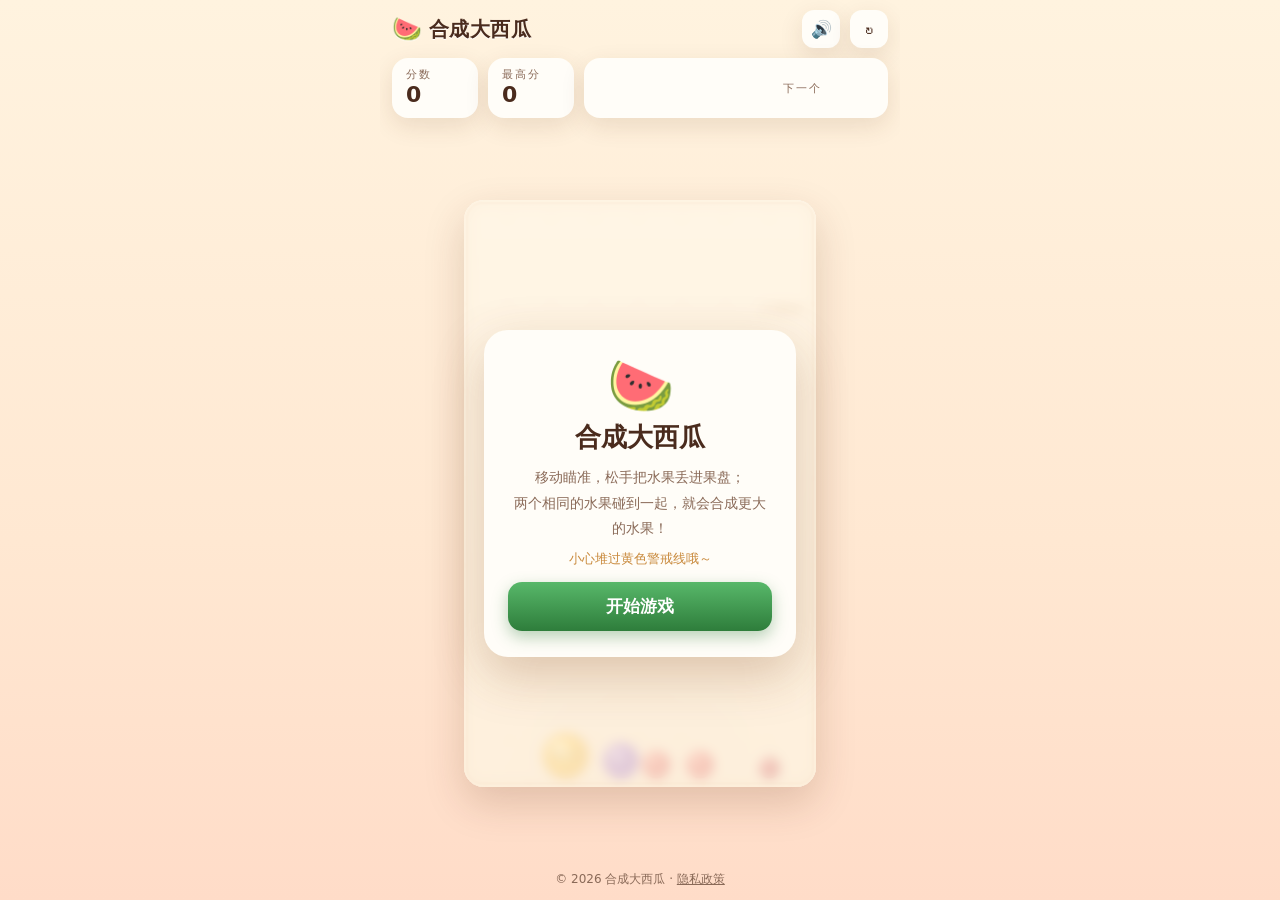
<file: index.html>
<!DOCTYPE html>
<html lang="zh-CN">
<head>
<meta charset="UTF-8">
<meta name="viewport" content="width=device-width, initial-scale=1, viewport-fit=cover, user-scalable=no">
<title>合成大西瓜 - 免费在线水果合成小游戏 | Merge Watermelon</title>
<meta name="description" content="合成大西瓜：风靡全网的免费休闲合成小游戏。移动瞄准、松手投掷，两个相同水果碰撞即可合成更大的水果，快来挑战合成大西瓜！手机电脑都能玩，无需下载。">
<meta name="keywords" content="合成大西瓜,小游戏,休闲游戏,水果合成,在线游戏,免费游戏,merge fruit,watermelon game">
<meta name="format-detection" content="telephone=no">
<meta name="theme-color" content="#ffedd8">
<meta property="og:title" content="合成大西瓜 - 免费在线小游戏">
<meta property="og:description" content="两个相同的水果碰到一起会合成更大的水果，快来挑战合成大西瓜！">
<meta property="og:type" content="website">
<link rel="icon" href="data:image/svg+xml,<svg xmlns='http://www.w3.org/2000/svg' viewBox='0 0 100 100'><text y='.9em' font-size='90'>🍉</text></svg>">
<link rel="stylesheet" href="css/style.css">
<script type="application/ld+json">
{"@context":"https://schema.org","@type":"VideoGame","name":"合成大西瓜","description":"免费在线水果合成休闲游戏，快来合成大西瓜！","genre":["休闲游戏","益智游戏"],"gamePlatform":"Web Browser","applicationCategory":"Game","operatingSystem":"Any","offers":{"@type":"Offer","price":"0","priceCurrency":"CNY"}}
</script>
</head>
<body>
<div class="page">
  <header class="topbar">
    <div class="logo"><span class="wm">🍉</span>合成大西瓜</div>
    <div class="spacer"></div>
    <button id="btn-mute" class="icon-btn" title="声音开关" aria-label="声音开关">🔊</button>
    <button id="btn-restart" class="icon-btn" title="重新开始" aria-label="重新开始">↻</button>
  </header>

  <div class="hud">
    <div class="cell"><span class="label">分数</span><span class="value" id="score">0</span></div>
    <div class="cell"><span class="label">最高分</span><span class="value" id="best">0</span></div>
    <div class="cell next-cell"><span class="label">下一个</span><canvas id="next-canvas" width="88" height="88"></canvas></div>
  </div>

  <div class="ad-slot" data-ad="top"><div class="ad-placeholder">广告位 · 顶部横幅（配置 AdSense 后生效）</div></div>

  <div class="stage-wrap">
    <div class="stage">
      <canvas id="game" width="420" height="700"></canvas>

      <div id="overlay-start" class="overlay">
        <div class="card">
          <div class="big-emoji">🍉</div>
          <h1>合成大西瓜</h1>
          <p>移动瞄准，松手把水果丢进果盘；<br>两个相同的水果碰到一起，就会合成更大的水果！</p>
          <p class="hint">小心堆过黄色警戒线哦～</p>
          <button id="btn-start" class="btn">开始游戏</button>
        </div>
      </div>

      <div id="overlay-over" class="overlay hidden">
        <div class="card">
          <h1>游戏结束</h1>
          <div class="score-big" id="final-score">0</div>
          <p>最高分 <b id="final-best">0</b></p>
          <div id="new-record" class="badge-new" style="display:none">🏆 新纪录！</div>
          <div class="ad-slot ad-slot--modal" data-ad="modal" data-lazy><div class="ad-placeholder">广告位</div></div>
          <button id="btn-again" class="btn">再来一局</button>
          <button id="btn-share" class="btn secondary">分享成绩</button>
        </div>
      </div>
    </div>
  </div>

  <div class="ad-slot" data-ad="bottom"><div class="ad-placeholder">广告位 · 底部横幅（配置 AdSense 后生效）</div></div>

  <footer>© 2026 合成大西瓜 · <a href="privacy.html" rel="nofollow">隐私政策</a></footer>
</div>

<div id="toast"></div>

<script src="js/audio.js"></script>
<script src="js/physics.js"></script>
<script src="js/fruits.js"></script>
<script src="js/game.js"></script>
<script>
/* ==================== Google AdSense 配置（唯一需要修改的地方） ====================
   1. 把 client 改成你的发布商 ID（形如 ca-pub-1234567890123456）
   2. 在 AdSense 后台创建 3 个「展示广告」单元，把单元 ID 填入 slots
   3. 同步更新 ads.txt 文件（详见 README.md）
   未配置前页面只显示虚线占位框，不会加载任何广告代码。 */
window.AD_CONFIG = {
  client: "ca-pub-2176917160756821",
  slots: { top: "0000000000", bottom: "0000000000", modal: "0000000000" }
};
(function () {
  var cfg = window.AD_CONFIG;
  var clientOk = /^ca-pub-\d{10,20}$/.test(cfg.client);
  function fillSlot(el) {
    var ph = el.querySelector(".ad-placeholder");
    if (!clientOk) { el.classList.add("ad-slot--empty"); return; }
    if (ph) ph.parentNode.removeChild(ph);
    var slotId = cfg.slots[el.getAttribute("data-ad")] || "";
    var slotOk = /^\d{9,12}$/.test(slotId) && slotId !== "0000000000";
    if (!slotOk) return;
    var ins = document.createElement("ins");
    ins.className = "adsbygoogle";
    ins.style.display = "block";
    ins.setAttribute("data-ad-client", cfg.client);
    ins.setAttribute("data-ad-slot", slotId);
    ins.setAttribute("data-ad-format", "auto");
    ins.setAttribute("data-full-width-responsive", "true");
    el.appendChild(ins);
    try { (window.adsbygoogle = window.adsbygoogle || []).push({}); } catch (e) {}
  }
  if (clientOk) {
    var s = document.createElement("script");
    s.async = true;
    s.src = "https://pagead2.googlesyndication.com/pagead/js/adsbygoogle.js?client=" + cfg.client;
    s.setAttribute("crossorigin", "anonymous");
    document.head.appendChild(s);
  }
  window.__fillAdSlots = function () {
    var els = document.querySelectorAll(".ad-slot:not([data-lazy])");
    for (var i = 0; i < els.length; i++) fillSlot(els[i]);
  };
  window.__fillLazyAds = function () {
    var els = document.querySelectorAll(".ad-slot[data-lazy]");
    for (var i = 0; i < els.length; i++) fillSlot(els[i]);
  };
  window.__fillAdSlots();
})();
</script>
</body>
</html>
</file>
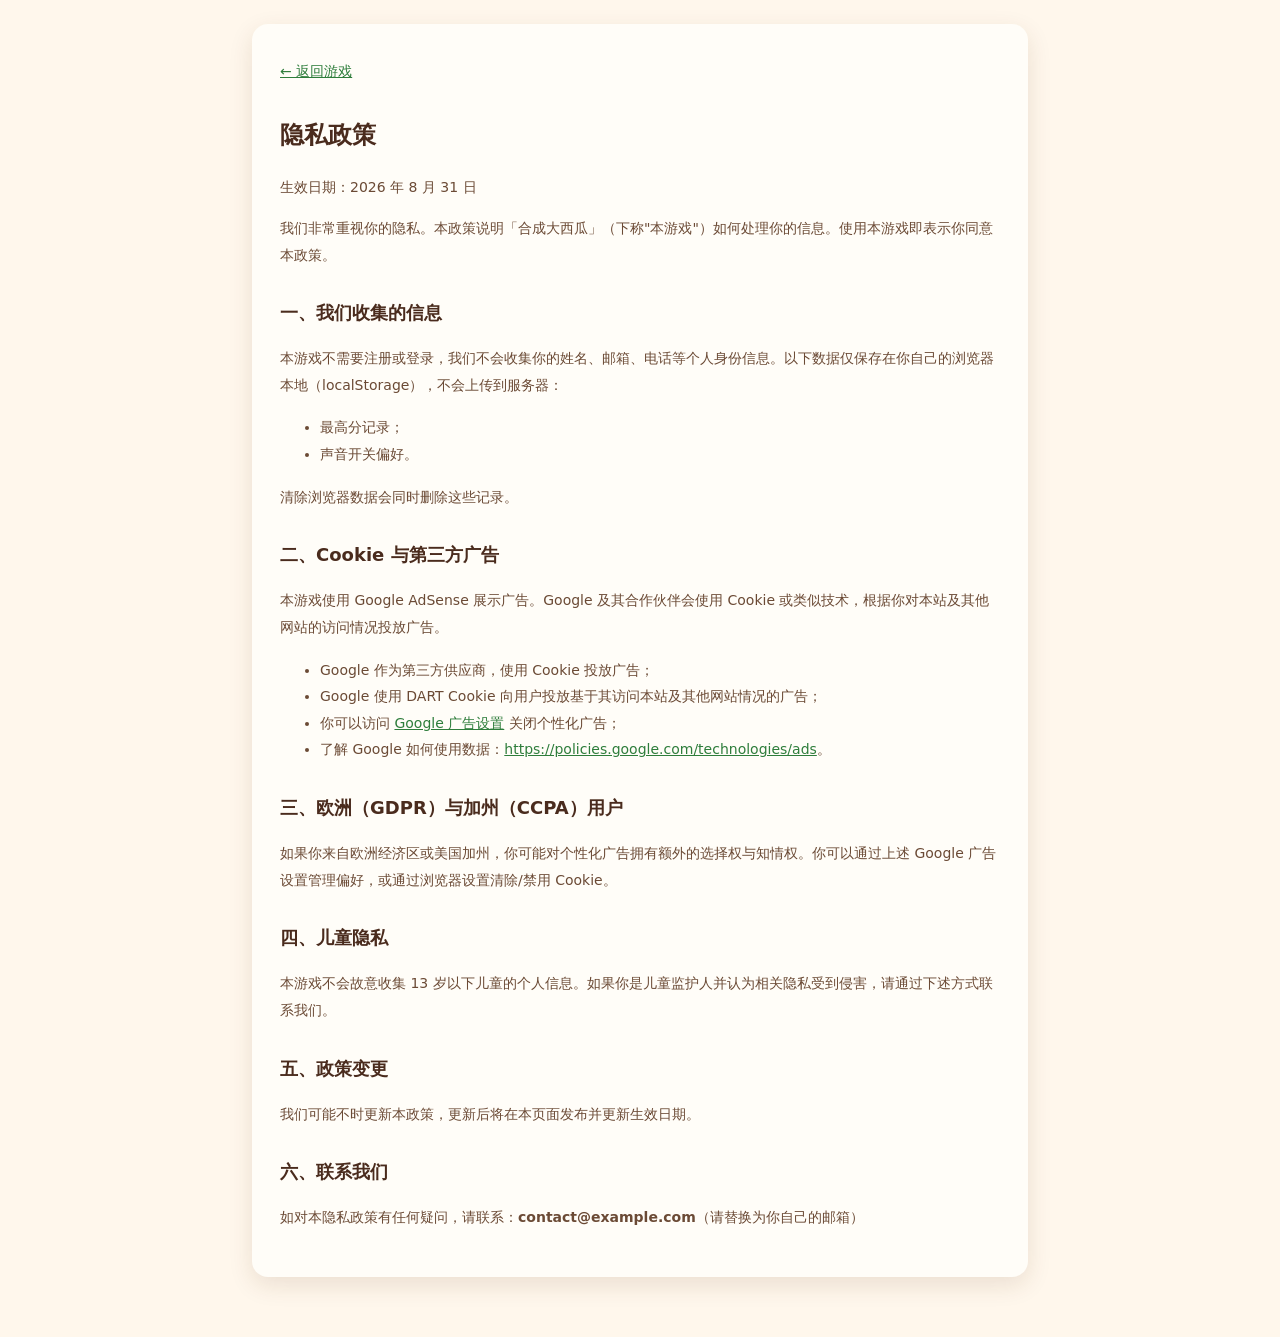
<file: privacy.html>
<!DOCTYPE html>
<html lang="zh-CN">
<head>
<meta charset="UTF-8">
<meta name="viewport" content="width=device-width, initial-scale=1">
<title>隐私政策 - 合成大西瓜</title>
<meta name="description" content="合成大西瓜小游戏的隐私政策：说明数据收集、Cookie 与 Google AdSense 广告的使用方式。">
<meta name="robots" content="noindex, follow">
<link rel="icon" href="data:image/svg+xml,<svg xmlns='http://www.w3.org/2000/svg' viewBox='0 0 100 100'><text y='.9em' font-size='90'>🍉</text></svg>">
<style>
  body { font-family: "PingFang SC", "Hiragino Sans GB", "Microsoft YaHei", "Noto Sans SC", system-ui, sans-serif; color: #4a2b1d; background: #fff7ec; margin: 0; padding: 24px 16px 60px; line-height: 1.9; }
  main { max-width: 720px; margin: 0 auto; background: #fffdf8; border-radius: 16px; box-shadow: 0 8px 24px rgba(90,50,20,.12); padding: 32px 28px; }
  h1 { font-size: 24px; } h2 { font-size: 18px; margin-top: 28px; }
  p, li { font-size: 14px; color: #6b4a35; }
  a { color: #2e7d3b; }
  .back { display: inline-block; margin-bottom: 12px; font-size: 14px; }
</style>
</head>
<body>
<main>
  <a class="back" href="index.html">← 返回游戏</a>
  <h1>隐私政策</h1>
  <p>生效日期：2026 年 8 月 31 日</p>

  <p>我们非常重视你的隐私。本政策说明「合成大西瓜」（下称"本游戏"）如何处理你的信息。使用本游戏即表示你同意本政策。</p>

  <h2>一、我们收集的信息</h2>
  <p>本游戏不需要注册或登录，我们不会收集你的姓名、邮箱、电话等个人身份信息。以下数据仅保存在你自己的浏览器本地（localStorage），不会上传到服务器：</p>
  <ul>
    <li>最高分记录；</li>
    <li>声音开关偏好。</li>
  </ul>
  <p>清除浏览器数据会同时删除这些记录。</p>

  <h2>二、Cookie 与第三方广告</h2>
  <p>本游戏使用 Google AdSense 展示广告。Google 及其合作伙伴会使用 Cookie 或类似技术，根据你对本站及其他网站的访问情况投放广告。</p>
  <ul>
    <li>Google 作为第三方供应商，使用 Cookie 投放广告；</li>
    <li>Google 使用 DART Cookie 向用户投放基于其访问本站及其他网站情况的广告；</li>
    <li>你可以访问 <a href="https://www.google.com/settings/ads" rel="nofollow noopener" target="_blank">Google 广告设置</a> 关闭个性化广告；</li>
    <li>了解 Google 如何使用数据：<a href="https://policies.google.com/technologies/ads" rel="nofollow noopener" target="_blank">https://policies.google.com/technologies/ads</a>。</li>
  </ul>

  <h2>三、欧洲（GDPR）与加州（CCPA）用户</h2>
  <p>如果你来自欧洲经济区或美国加州，你可能对个性化广告拥有额外的选择权与知情权。你可以通过上述 Google 广告设置管理偏好，或通过浏览器设置清除/禁用 Cookie。</p>

  <h2>四、儿童隐私</h2>
  <p>本游戏不会故意收集 13 岁以下儿童的个人信息。如果你是儿童监护人并认为相关隐私受到侵害，请通过下述方式联系我们。</p>

  <h2>五、政策变更</h2>
  <p>我们可能不时更新本政策，更新后将在本页面发布并更新生效日期。</p>

  <h2>六、联系我们</h2>
  <p>如对本隐私政策有任何疑问，请联系：<b>contact@example.com</b>（请替换为你自己的邮箱）</p>
</main>
</body>
</html>
</file>
<file: css/style.css>
:root {
  --green: #3f9e4f;
  --green-dark: #2e7d3b;
  --red: #e8494f;
  --ink: #4a2b1d;
  --ink-soft: #8a6a58;
  --cream: #fff7ec;
  --card: #fffdf8;
  --shadow: 0 8px 24px rgba(90, 50, 20, .12);
  --radius: 16px;
}
* { box-sizing: border-box; -webkit-tap-highlight-color: transparent; }
html, body { margin: 0; padding: 0; }
body {
  font-family: "PingFang SC", "Hiragino Sans GB", "Microsoft YaHei", "Noto Sans SC", system-ui, sans-serif;
  color: var(--ink);
  background: linear-gradient(180deg, #fff3df 0%, #ffe8d2 60%, #ffdcc8 100%);
  min-height: 100vh;
  min-height: 100dvh;
  display: flex;
  flex-direction: column;
  align-items: center;
  overflow-x: hidden;
}
.page {
  width: 100%;
  max-width: 520px;
  height: 100vh;
  height: 100dvh;
  display: flex;
  flex-direction: column;
  padding: 10px 12px 12px;
  gap: 10px;
  overflow: hidden;
}

/* ---------- 顶栏 ---------- */
.topbar { display: flex; align-items: center; gap: 10px; }
.logo {
  font-size: 20px;
  font-weight: 800;
  letter-spacing: .5px;
  display: flex;
  align-items: center;
  gap: 6px;
  text-shadow: 0 1px 0 #fff;
}
.logo .wm { font-size: 24px; }
.topbar .spacer { flex: 1; }
.icon-btn {
  border: none;
  background: var(--card);
  width: 38px;
  height: 38px;
  border-radius: 12px;
  font-size: 17px;
  cursor: pointer;
  box-shadow: var(--shadow);
  color: var(--ink);
  line-height: 1;
}
.icon-btn:active { transform: scale(.93); }

/* ---------- 计分板 ---------- */
.hud { display: flex; gap: 10px; align-items: stretch; }
.hud .cell {
  background: var(--card);
  border-radius: var(--radius);
  box-shadow: var(--shadow);
  padding: 8px 14px;
  display: flex;
  flex-direction: column;
  justify-content: center;
  min-width: 86px;
}
.hud .label { font-size: 11px; color: var(--ink-soft); letter-spacing: 2px; }
.hud .value { font-size: 22px; font-weight: 800; font-variant-numeric: tabular-nums; line-height: 1.2; }
.hud .next-cell { flex-direction: row; align-items: center; gap: 8px; flex: 1; justify-content: flex-end; }
#next-canvas { width: 44px; height: 44px; }

/* ---------- 游戏区 ---------- */
.stage-wrap {
  flex: 1;
  min-height: 0;
  display: flex;
  align-items: center;
  justify-content: center;
}
.stage { position: relative; display: inline-block; line-height: 0; }
#game {
  display: block;
  border-radius: 20px;
  box-shadow: 0 16px 40px rgba(90, 40, 10, .18), inset 0 0 0 2px rgba(255, 255, 255, .6);
  background: #fff7ea;
  touch-action: none;
  cursor: crosshair;
}

/* ---------- 覆盖层 ---------- */
.overlay {
  position: absolute;
  inset: 0;
  display: flex;
  align-items: center;
  justify-content: center;
  background: rgba(255, 244, 226, .72);
  -webkit-backdrop-filter: blur(6px);
  backdrop-filter: blur(6px);
  border-radius: 20px;
  z-index: 5;
  padding: 20px;
  line-height: 1.4;
}
.overlay.hidden { display: none; }
.card {
  background: var(--card);
  border-radius: 24px;
  box-shadow: 0 18px 50px rgba(120, 60, 20, .25);
  padding: 26px 24px;
  width: 100%;
  max-width: 320px;
  max-height: 94%;
  overflow: auto;
  text-align: center;
}
.card h1 { margin: 4px 0 10px; font-size: 26px; }
.card p { color: var(--ink-soft); font-size: 14px; line-height: 1.8; margin: 6px 0; }
.card .hint { font-size: 13px; color: #c98a3d; }
.big-emoji { font-size: 54px; line-height: 1.1; }
.btn {
  display: block;
  width: 100%;
  border: none;
  border-radius: 14px;
  padding: 13px;
  font-size: 17px;
  font-weight: 700;
  cursor: pointer;
  margin-top: 12px;
  color: #fff;
  font-family: inherit;
  background: linear-gradient(180deg, #58b86a, var(--green-dark));
  box-shadow: 0 6px 16px rgba(46, 125, 59, .35);
}
.btn:active { transform: translateY(1px) scale(.99); }
.btn.secondary {
  background: linear-gradient(180deg, #ff7a6e, var(--red));
  box-shadow: 0 6px 16px rgba(232, 73, 79, .3);
}
.score-big { font-size: 46px; font-weight: 900; margin: 6px 0 2px; font-variant-numeric: tabular-nums; }
.badge-new {
  display: inline-block;
  background: linear-gradient(180deg, #ffd76e, #f7b733);
  color: #7a4a00;
  font-size: 12px;
  font-weight: 800;
  border-radius: 999px;
  padding: 4px 12px;
  margin-top: 6px;
  box-shadow: 0 4px 10px rgba(247, 183, 51, .4);
}

/* ---------- 广告位 ---------- */
.ad-slot {
  min-height: 60px;
  display: flex;
  align-items: center;
  justify-content: center;
  overflow: hidden;
}
.ad-placeholder {
  display: none;
  width: 100%;
  height: 58px;
  border: 2px dashed rgba(138, 106, 88, .35);
  border-radius: 12px;
  color: rgba(138, 106, 88, .65);
  font-size: 12px;
  letter-spacing: 1px;
  align-items: center;
  justify-content: center;
}
.ad-slot--empty .ad-placeholder { display: flex; }
.ad-slot--modal .ad-placeholder { height: 100px; }

/* ---------- 其他 ---------- */
footer { text-align: center; font-size: 12px; color: var(--ink-soft); padding-top: 2px; }
footer a { color: var(--ink-soft); }
#toast {
  position: fixed;
  left: 50%;
  bottom: 96px;
  transform: translateX(-50%) translateY(20px);
  background: rgba(60, 30, 10, .85);
  color: #fff;
  padding: 10px 18px;
  border-radius: 999px;
  font-size: 14px;
  opacity: 0;
  transition: all .25s;
  pointer-events: none;
  z-index: 50;
  max-width: 80vw;
}
#toast.show { opacity: 1; transform: translateX(-50%) translateY(0); }

@media (max-width: 380px) {
  .hud .value { font-size: 18px; }
  .hud .cell { min-width: 70px; padding: 6px 10px; }
  .logo { font-size: 17px; }
}
</file>
